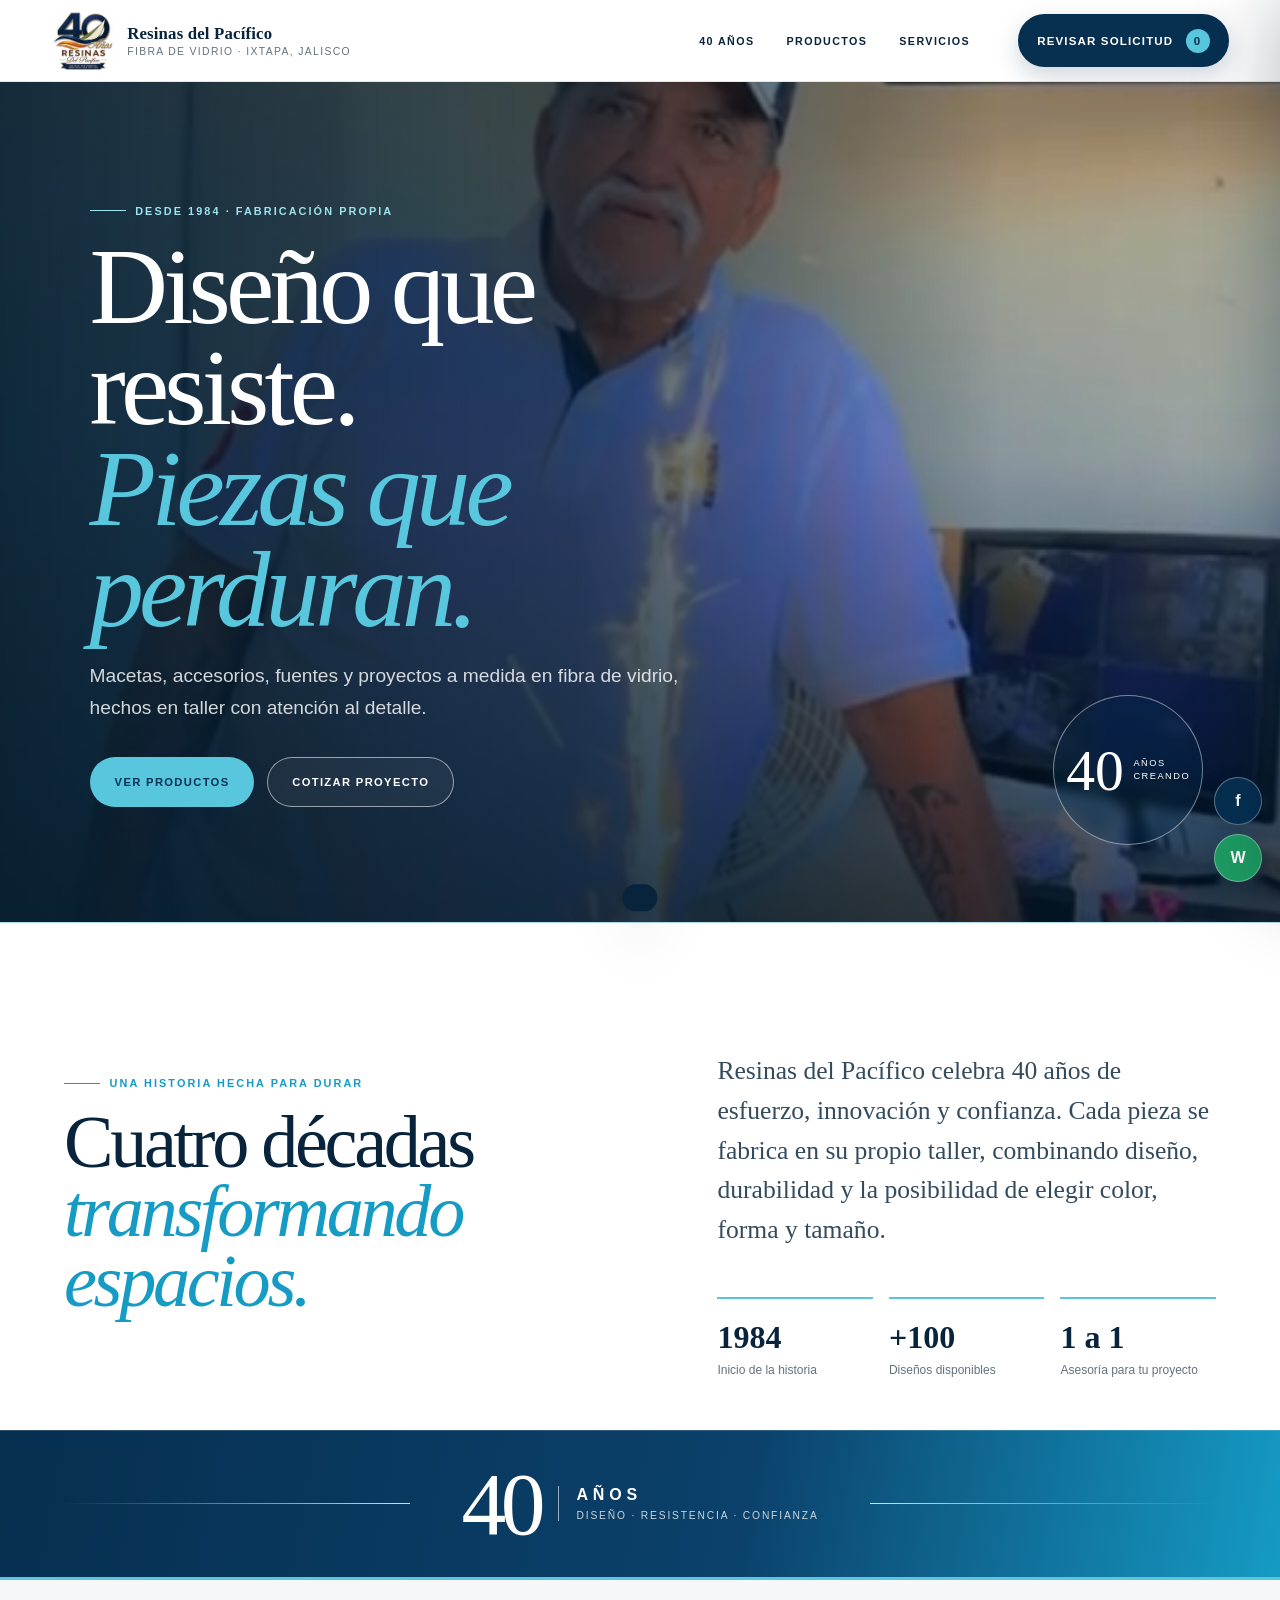
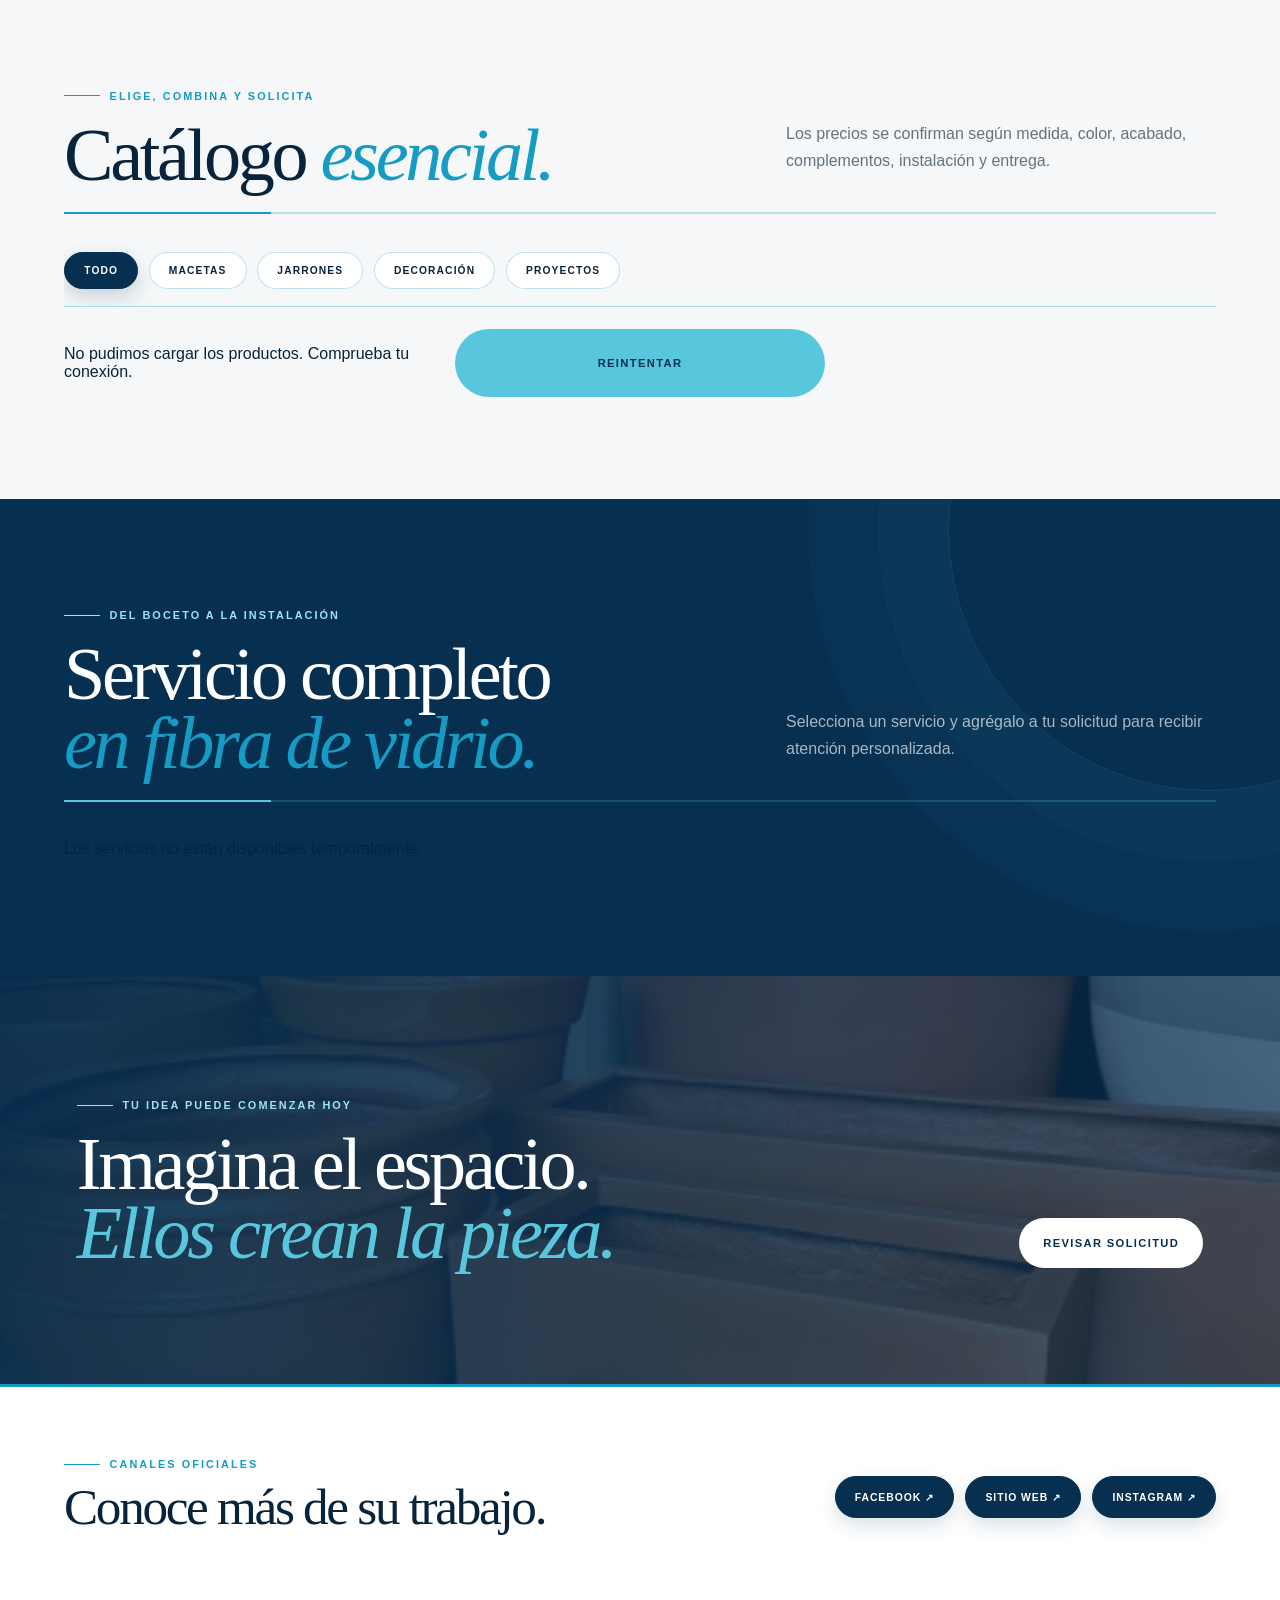
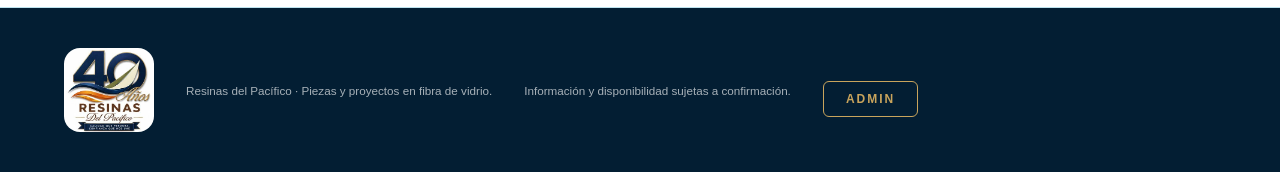
<file: index.html>
<!doctype html>
<html lang="es">
<head>
  <meta charset="utf-8">
  <meta name="viewport" content="width=device-width,initial-scale=1,viewport-fit=cover">
  <meta name="theme-color" content="#062f50">
  <meta name="description" content="Catálogo de productos y servicios en fibra de vidrio de Resinas del Pacífico.">
  <title>Resinas del Pacífico | Catálogo</title>
  <link rel="manifest" href="manifest.webmanifest">
  <link rel="apple-touch-icon" href="assets/apple-touch-icon.png">
  <link rel="icon" href="assets/icon-192.png" type="image/png">
  <link rel="stylesheet" href="styles.css?v=6">
</head>
<body>
  <a class="skip-link" href="#catalogo">Ir al catálogo</a>

  <header class="site-header" id="inicio">
    <a class="brand" href="#inicio" aria-label="Resinas del Pacífico, inicio">
      <img src="assets/logo.jpg" alt="Resinas del Pacífico" width="70" height="65">
      <span><strong>Resinas del Pacífico</strong><small>Fibra de vidrio · Ixtapa, Jalisco</small></span>
    </a>
    <nav aria-label="Navegación principal">
      <a href="#historia">40 años</a>
      <a href="#catalogo">Productos</a>
      <a href="#servicios">Servicios</a>
    </nav>
    <button class="order-trigger" type="button" data-open-cart>
      Revisar solicitud <span class="cart-count" aria-label="productos seleccionados">0</span>
    </button>
  </header>

  <main>
    <section class="hero" aria-labelledby="hero-title">
      <div class="hero-photo" role="img" aria-label="Macetas fabricadas en fibra de vidrio"></div>
      <div class="hero-shade"></div>
      <div class="hero-content reveal">
        <span class="eyebrow light">Desde 1984 · fabricación propia</span>
        <h1 id="hero-title">Diseño que resiste.<br><em>Piezas que perduran.</em></h1>
        <p>Macetas, accesorios, fuentes y proyectos a medida en fibra de vidrio, hechos en taller con atención al detalle.</p>
        <div class="hero-actions">
          <a class="button primary" href="#catalogo">Ver productos</a>
          <a class="button ghost" href="#servicios">Cotizar proyecto</a>
        </div>
      </div>
      <div class="hero-seal" aria-hidden="true"><strong>40</strong><span>años<br>creando</span></div>
    </section>

    <section class="legacy section" id="historia">
      <div class="legacy-heading reveal">
        <span class="eyebrow">Una historia hecha para durar</span>
        <h2>Cuatro décadas<br><em>transformando espacios.</em></h2>
      </div>
      <div class="legacy-copy reveal">
        <p>Resinas del Pacífico celebra 40 años de esfuerzo, innovación y confianza. Cada pieza se fabrica en su propio taller, combinando diseño, durabilidad y la posibilidad de elegir color, forma y tamaño.</p>
        <div class="legacy-metrics">
          <div><strong>1984</strong><span>Inicio de la historia</span></div>
          <div><strong>+100</strong><span>Diseños disponibles</span></div>
          <div><strong>1 a 1</strong><span>Asesoría para tu proyecto</span></div>
        </div>
      </div>
    </section>

    <section class="anniversary-band" aria-label="40 años de Resinas del Pacífico">
      <span class="anniversary-line" aria-hidden="true"></span>
      <div class="anniversary-mark reveal">
        <strong>40</strong>
        <span><b>años</b><small>Diseño · Resistencia · Confianza</small></span>
      </div>
      <span class="anniversary-line" aria-hidden="true"></span>
    </section>

    <section class="catalog section" id="catalogo" aria-labelledby="catalog-title">
      <div class="section-heading reveal">
        <div><span class="eyebrow">Elige, combina y solicita</span><h2 id="catalog-title">Catálogo <em>esencial.</em></h2></div>
        <p>Los precios se confirman según medida, color, acabado, complementos, instalación y entrega.</p>
      </div>
      <div class="category-tabs" role="tablist" aria-label="Filtrar productos">
        <button class="active" type="button" data-filter="todos">Todo</button>
        <button type="button" data-filter="macetas">Macetas</button>
        <button type="button" data-filter="jarrones">Jarrones</button>
        <button type="button" data-filter="decoracion">Decoración</button>
        <button type="button" data-filter="proyectos">Proyectos</button>
      </div>
      <div class="product-grid" id="product-grid" aria-live="polite"></div>
    </section>

    <section class="services section" id="servicios" aria-labelledby="services-title">
      <div class="section-heading inverse reveal">
        <div><span class="eyebrow light">Del boceto a la instalación</span><h2 id="services-title">Servicio completo<br><em>en fibra de vidrio.</em></h2></div>
        <p>Selecciona un servicio y agrégalo a tu solicitud para recibir atención personalizada.</p>
      </div>
      <div class="service-stack" id="service-stack"></div>
    </section>

    <section class="cta-band">
      <div class="reveal"><span class="eyebrow light">Tu idea puede comenzar hoy</span><h2>Imagina el espacio.<br><em>Ellos crean la pieza.</em></h2></div>
      <button class="button white" type="button" data-open-cart>Revisar solicitud</button>
    </section>

    <section class="contact-strip" aria-label="Enlaces oficiales">
      <div><span class="eyebrow">Canales oficiales</span><h2>Conoce más de su trabajo.</h2></div>
      <div class="official-links">
        <a href="https://www.facebook.com/resinasdelpacifico" target="_blank" rel="noopener">Facebook <span aria-hidden="true">↗</span></a>
        <a href="https://resinasdelpacifico.com/" target="_blank" rel="noopener">Sitio web <span aria-hidden="true">↗</span></a>
        <a href="https://www.instagram.com/resinasdelpacifico/" target="_blank" rel="noopener">Instagram <span aria-hidden="true">↗</span></a>
      </div>
    </section>
  </main>

  
<footer>
  <img
    src="assets/logo.jpg"
    alt=""
    width="90"
    height="84"
  >

  <p>
    Resinas del Pacífico ·
    Piezas y proyectos en fibra de vidrio.
  </p>

  <p>
    Información y disponibilidad
    sujetas a confirmación.
  </p>

  <!-- ACCESO AL ADMINISTRADOR -->

  <a
    href="admin.html"
    aria-label="Acceder al administrador"
    style="
      display:inline-block;
      margin-top:18px;
      padding:10px 22px;
      border:1px solid #c9a45c;
      border-radius:6px;
      color:#c9a45c;
      text-decoration:none;
      font-size:12px;
      letter-spacing:2px;
      font-weight:600;
    "
  >
    ADMIN
  </a>

</footer>


  <div class="floating-links" aria-label="Accesos rápidos">
    <a href="https://www.facebook.com/resinasdelpacifico" target="_blank" rel="noopener" aria-label="Abrir Facebook">f</a>
    <a class="wa" href="https://wa.me/523221200860" target="_blank" rel="noopener" aria-label="Abrir WhatsApp">W</a>
  </div>

  <div class="drawer-backdrop" data-close-cart hidden></div>
  <aside class="cart-drawer" aria-labelledby="cart-title" aria-hidden="true">
    <div class="drawer-head">
      <div><span class="eyebrow">Solicitud de cotización</span><h2 id="cart-title">Revisa tu selección</h2></div>
      <button class="icon-button" type="button" data-close-cart aria-label="Cerrar">×</button>
    </div>
    <div class="drawer-scroll">
      <div class="empty-cart" id="empty-cart">
        <span aria-hidden="true">◇</span>
        <p>Aún no agregas productos o servicios.</p>
        <button type="button" data-close-cart>Explorar catálogo</button>
      </div>
      <div class="cart-items" id="cart-items"></div>
      <div class="quote-total" id="quote-total" hidden><span>Total estimado</span><strong>Sujeto a cotización</strong></div>

      <form id="quote-form">
        <fieldset>
          <legend>¿Cómo quieres recibir tu pedido?</legend>
          <div class="choice-grid">
            <label><input type="radio" name="delivery" value="Recoger en tienda" checked><span>Recoger</span></label>
            <label><input type="radio" name="delivery" value="Entrega a domicilio"><span>Domicilio</span></label>
            <label><input type="radio" name="delivery" value="Proyecto con instalación"><span>Instalación</span></label>
          </div>
        </fieldset>
        <label>Nombre<input name="name" autocomplete="name" required placeholder="¿A nombre de quién?"></label>
        <label>Teléfono<input name="phone" type="tel" autocomplete="tel" required placeholder="Tu número de contacto"></label>
        <label id="address-field" hidden>Dirección de entrega<input name="address" autocomplete="street-address" placeholder="Calle, número y colonia"></label>
        <label>Forma de pago preferida
          <select name="payment" required>
            <option value="Por definir">Por definir</option>
            <option value="Efectivo, sujeto a confirmación">Efectivo</option>
            <option value="Transferencia, sujeta a confirmación">Transferencia</option>
            <option value="Tarjeta, sujeta a confirmación">Tarjeta</option>
          </select>
        </label>
        <label>Observaciones<textarea name="notes" rows="4" placeholder="Color, acabado, medidas, cantidad o detalles del proyecto"></textarea></label>
        <p class="form-note">El negocio confirmará precio, disponibilidad, formas de pago y condiciones de entrega.</p>
        <button class="send-button" type="submit">Enviar solicitud por WhatsApp <span aria-hidden="true">↗</span></button>
      </form>
    </div>
  </aside>

  <div class="toast" id="toast" role="status" aria-live="polite"></div>
  <script src="app.js?v=8" defer></script>
</body>
</html>
</file>
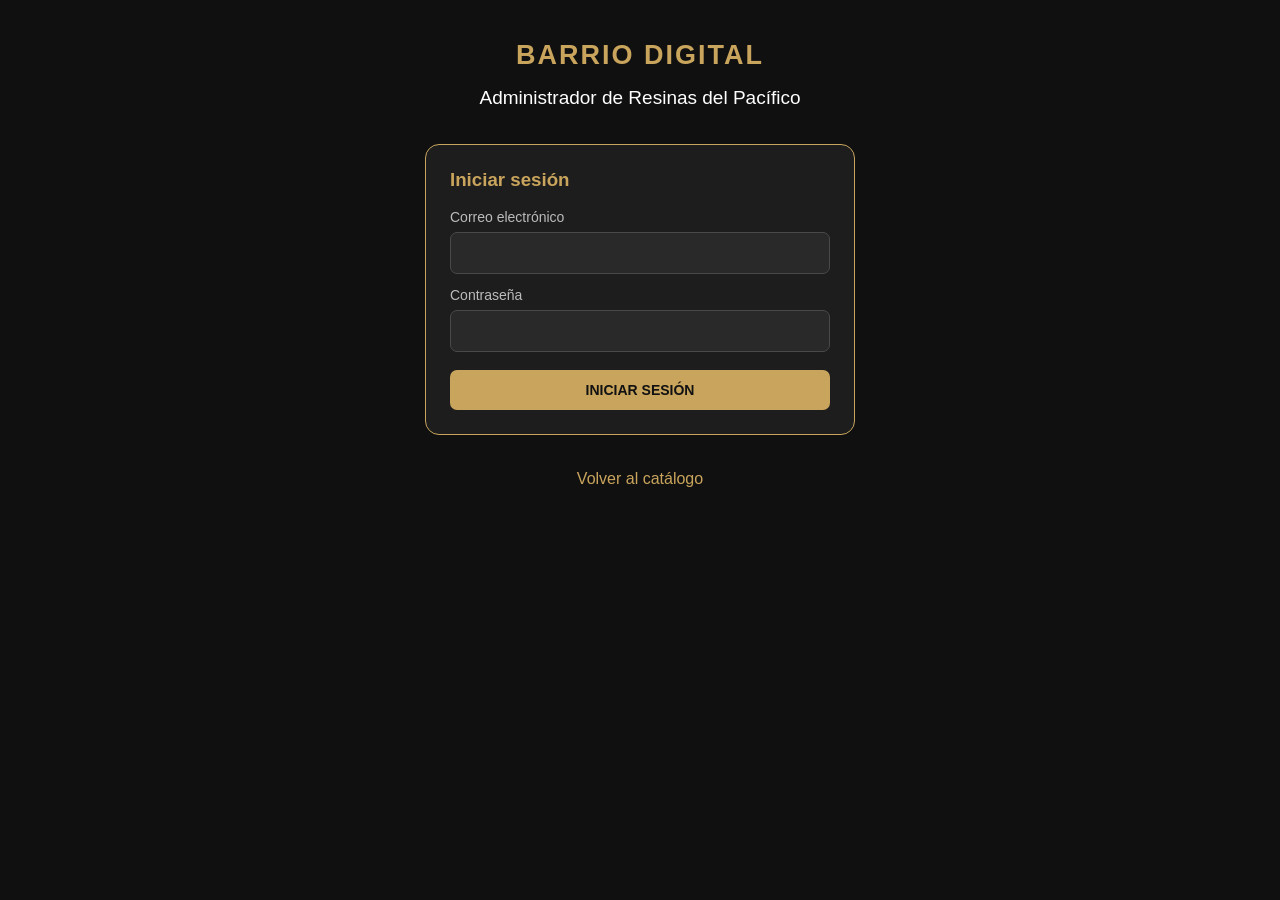
<file: admin.html>
<!DOCTYPE html>
<html lang="es">
<head>
  <meta charset="UTF-8">
  <meta
    name="viewport"
    content="width=device-width, initial-scale=1"
  >

  <title>ADMIN | Barrio Digital</title>

  <style>
    :root {
      --fondo: #101010;
      --panel: #1d1d1d;
      --campo: #292929;
      --oro: #c9a45c;
      --texto: #ffffff;
      --suave: #bbbbbb;
      --borde: #494949;
    }

    * {
      box-sizing: border-box;
    }

    body {
      margin: 0;
      min-height: 100vh;
      background: var(--fondo);
      color: var(--texto);
      font-family: Arial, sans-serif;
      padding: 20px 12px;
    }

    .contenedor {
      width: 100%;
      max-width: 1050px;
      margin: 20px auto;
    }

    .cabecera {
      text-align: center;
      margin-bottom: 25px;
    }

    h1 {
      color: var(--oro);
      font-size: 27px;
      letter-spacing: 2px;
      margin-bottom: 8px;
    }

    h2 {
      font-size: 19px;
      font-weight: normal;
    }

    h3 {
      color: var(--oro);
      margin-top: 0;
    }

    p {
      line-height: 1.6;
    }

    .panel {
      background: var(--panel);
      border: 1px solid var(--oro);
      border-radius: 14px;
      padding: 24px;
      margin-bottom: 20px;
    }

    .login-panel {
      max-width: 430px;
      margin: 35px auto;
    }

    .oculto {
      display: none !important;
    }

    label {
      display: block;
      margin-top: 13px;
      font-size: 14px;
      color: var(--suave);
    }

    input,
    select,
    textarea {
      width: 100%;
      padding: 12px;
      margin-top: 7px;
      border: 1px solid var(--borde);
      border-radius: 7px;
      background: var(--campo);
      color: white;
      font: inherit;
    }

    textarea {
      min-height: 100px;
      resize: vertical;
    }

    input[type="checkbox"] {
      width: auto;
      margin-right: 8px;
    }

    button,
    .enlace {
      display: inline-block;
      padding: 12px 17px;
      border: none;
      border-radius: 7px;
      background: var(--oro);
      color: #111;
      font-weight: bold;
      font-size: 14px;
      cursor: pointer;
      text-decoration: none;
      text-align: center;
    }

    button:disabled {
      opacity: 0.55;
      cursor: wait;
    }

    .secundario {
      background: #333;
      color: white;
      border: 1px solid #666;
    }

    .peligro {
      background: #682e2e;
      color: white;
    }

    .acciones {
      display: flex;
      gap: 10px;
      flex-wrap: wrap;
      margin-top: 15px;
    }

    .acciones button {
      flex: 1;
    }

    .barra {
      display: flex;
      align-items: center;
      justify-content: space-between;
      gap: 12px;
      flex-wrap: wrap;
    }

    .barra p {
      margin: 0;
      overflow-wrap: anywhere;
    }

    .pestanas {
      display: flex;
      gap: 10px;
      margin-bottom: 20px;
      flex-wrap: wrap;
    }

    .pestanas button {
      flex: 1;
      min-width: 120px;
      background: #292929;
      color: white;
      border: 1px solid var(--borde);
    }

    .pestanas button.activo {
      background: var(--oro);
      color: #111;
    }

    .lista {
      display: grid;
      grid-template-columns:
        repeat(auto-fill, minmax(240px, 1fr));
      gap: 15px;
    }

    .tarjeta {
      border: 1px solid var(--borde);
      background: #242424;
      border-radius: 10px;
      padding: 15px;
      min-width: 0;
    }

    .tarjeta img {
      width: 100%;
      height: 150px;
      object-fit: cover;
      border-radius: 7px;
      background: #333;
    }

    .tarjeta h4 {
      margin-bottom: 8px;
      overflow-wrap: anywhere;
    }

    .tarjeta p {
      font-size: 13px;
      color: var(--suave);
    }

    .tarjeta button {
      width: 100%;
      margin-top: 12px;
    }

    .estado {
      display: inline-block;
      font-size: 12px;
      padding: 5px 8px;
      border-radius: 5px;
      background: #343434;
      color: white;
      margin: 5px 5px 5px 0;
    }

    .estado.activo {
      background: #234c35;
    }

    .form-grid {
      display: grid;
      grid-template-columns:
        repeat(2, minmax(0, 1fr));
      gap: 0 15px;
    }

    .form-grid .completo {
      grid-column: 1 / -1;
    }

    .check {
      display: flex;
      align-items: center;
      gap: 6px;
      margin-top: 20px;
    }

    .check input {
      margin: 0;
    }

    .aviso {
      margin: 15px 0;
      padding: 12px;
      background: #292929;
      border-left: 3px solid var(--oro);
      border-radius: 5px;
      font-size: 14px;
      white-space: pre-wrap;
      overflow-wrap: anywhere;
    }

    .ayuda {
      font-size: 12px;
      color: var(--suave);
    }

    .volver {
      display: block;
      text-align: center;
      color: var(--oro);
      margin-top: 25px;
      text-decoration: none;
    }

    @media (max-width: 650px) {
      .form-grid {
        grid-template-columns: 1fr;
      }

      .panel {
        padding: 17px;
      }

      .barra {
        align-items: stretch;
      }

      .barra button {
        width: 100%;
      }

      .acciones {
        flex-direction: column;
      }
    }
  </style>
</head>

 
<body>

  <main class="contenedor">

    <header class="cabecera">
      <h1>BARRIO DIGITAL</h1>
      <h2>Administrador de Resinas del Pacífico</h2>
    </header>

    <!-- INICIO DE SESION -->

    <section
      id="pantalla-login"
      class="panel login-panel"
    >

      <h3>Iniciar sesión</h3>

      <form id="form-login">

        <label>
          Correo electrónico
          <input
            id="correo"
            type="email"
            autocomplete="username"
            required
          >
        </label>

        <label>
          Contraseña
          <input
            id="contrasena"
            type="password"
            autocomplete="current-password"
            required
          >
        </label>

        <button
          id="boton-login"
          type="submit"
          style="width:100%;margin-top:18px"
        >
          INICIAR SESIÓN
        </button>

      </form>

    </section>

    <!-- ADMINISTRADOR -->

    <section
      id="pantalla-admin"
      class="oculto"
    >

      <div class="panel barra">

        <div>
          <strong>Acceso autorizado</strong>
          <p id="usuario-admin"></p>
        </div>

        <button
          id="cerrar-sesion"
          class="secundario"
          type="button"
        >
          CERRAR SESIÓN
        </button>

      </div>

      <nav class="pestanas">
        <button
          id="tab-productos"
          class="activo"
          type="button"
        >
          PRODUCTOS
        </button>

        <button
          id="tab-servicios"
          type="button"
        >
          SERVICIOS
        </button>
      </nav>

      <!-- PRODUCTOS -->

      <section id="seccion-productos">

        <div class="panel barra">
          <div>
            <h3>Productos</h3>
            <p id="contador-productos"></p>
          </div>

          <button
            id="nuevo-producto"
            type="button"
          >
            + AGREGAR PRODUCTO
          </button>
        </div>

        <div
          id="lista-productos"
          class="lista"
        ></div>

        <div
          id="panel-producto"
          class="panel oculto"
        >

          <h3 id="titulo-producto">
            Nuevo producto
          </h3>

          <form id="form-producto">

            <input
              id="producto-id"
              type="hidden"
            >

            <div class="form-grid">

              <label>
                Nombre del producto
                <input
                  id="producto-nombre"
                  required
                  maxlength="200"
                >
              </label>

              <label>
                Código
                <input
                  id="producto-codigo"
                  maxlength="100"
                >
              </label>

              <label>
                Categoría
                <select
                  id="producto-categoria"
                  required
                >
                  <option value="macetas">
                    Macetas
                  </option>
                  <option value="jarrones">
                    Jarrones
                  </option>
                  <option value="decoracion">
                    Decoración
                  </option>
                  <option value="proyectos">
                    Proyectos
                  </option>
                </select>
              </label>

              <label>
                Precio en pesos
                <input
                  id="producto-precio"
                  type="number"
                  min="0"
                  step="0.01"
                  placeholder="Vacío = Cotizar"
                >
              </label>

              <label class="completo">
                Descripción
                <textarea
                  id="producto-descripcion"
                ></textarea>
              </label>

              <label>
                Colores disponibles
                <input
                  id="producto-colores"
                  placeholder="Blanco, negro, gris"
                >
              </label>

              <label>
                Tamaños disponibles
                <input
                  id="producto-tamanos"
                  placeholder="Chico, mediano, grande"
                >
              </label>

              <div class="completo">

                <label class="check">
                  <input
                    id="producto-disponible"
                    type="checkbox"
                    checked
                  >
                  Disponible para pedidos
                </label>

                <label class="check">
                  <input
                    id="producto-activo"
                    type="checkbox"
                    checked
                  >
                  Publicado en catálogo
                </label>

              </div>

            </div>

            <div class="completo">

              <label for="producto-foto">
                Fotografía del producto
              </label>

              <input
                id="producto-foto"
                type="file"
                accept="image/jpeg,image/png,image/webp"
              >

              <img
                id="producto-vista-previa"
                alt="Vista previa del producto"
                class="oculto"
                style="
                  width:100%;
                  max-width:300px;
                  max-height:250px;
                  object-fit:contain;
                  margin-top:12px;
                  border-radius:8px;
                "
              >

              <p class="ayuda">
                Una fotografía por producto.
                Máximo 2 MB.
                Si no seleccionas otra, se conserva
                la fotografía actual.
              </p>

            </div>

            <div class="acciones">

              <button
                id="guardar-producto"
                type="submit"
              >
                GUARDAR PRODUCTO
              </button>

              <button
                id="cancelar-producto"
                class="secundario"
                type="button"
              >
                CANCELAR
              </button>

            </div>

          </form>

        </div>

      </section>

      <!-- SERVICIOS -->

      <section
        id="seccion-servicios"
        class="oculto"
      >

        <div class="panel barra">

          <div>
            <h3>Servicios</h3>
            <p id="contador-servicios"></p>
          </div>

          <button
            id="nuevo-servicio"
            type="button"
          >
            + AGREGAR SERVICIO
          </button>

        </div>

        <div
          id="lista-servicios"
          class="lista"
        ></div>

        <div
          id="panel-servicio"
          class="panel oculto"
        >

          <h3 id="titulo-servicio">
            Nuevo servicio
          </h3>

          <form id="form-servicio">

            <input
              id="servicio-id"
              type="hidden"
            >

            <label>
              Nombre del servicio
              <input
                id="servicio-nombre"
                required
                maxlength="200"
              >
            </label>

            <label>
              Descripción
              <textarea
                id="servicio-descripcion"
              ></textarea>
            </label>

            <label class="check">
              <input
                id="servicio-cotizacion"
                type="checkbox"
                checked
              >
              Requiere cotización
            </label>

            <label class="check">
              <input
                id="servicio-activo"
                type="checkbox"
                checked
              >
              Publicado en catálogo
            </label>

            <label for="servicio-foto">
              Fotografía del servicio
            </label>

            <input
              id="servicio-foto"
              type="file"
              accept="image/jpeg,image/png,image/webp"
            >

            <img
              id="servicio-vista-previa"
              alt="Vista previa del servicio"
              class="oculto"
              style="
                width:100%;
                max-width:300px;
                max-height:250px;
                object-fit:contain;
                margin-top:12px;
                border-radius:8px;
              "
            >

            <p class="ayuda">
              Una fotografía por servicio.
              Máximo 2 MB.
              Si no seleccionas otra, se conserva
              la fotografía actual.
            </p>

            <div class="acciones">

              <button
                id="guardar-servicio"
                type="submit"
              >
                GUARDAR SERVICIO
              </button>

              <button
                id="cancelar-servicio"
                class="secundario"
                type="button"
              >
                CANCELAR
              </button>

            </div>

          </form>

        </div>

      </section>

    </section>

    <div
      id="resultado"
      class="aviso oculto"
      role="status"
      aria-live="polite"
    ></div>

    <a
      class="volver"
      href="index.html"
    >
      Volver al catálogo
    </a>

  </main>

  <script type="module">

  
    import {
      createClient
    } from "https://esm.sh/@supabase/supabase-js@2";

    // ======================================
    // CONFIGURACION BARRIO DIGITAL
    // ======================================

    const SUPABASE_URL =
      "https://epxbvaeantfeduhkolal.supabase.co";

    const SUPABASE_KEY =
      "sb_publishable_jVso9pjnYOF-X6nBHDNEZg_IOurDgJ7";

    const NEGOCIO_SLUG =
      "resinas-del-pacifico";

    const supabase = createClient(
      SUPABASE_URL,
      SUPABASE_KEY,
      {
        auth: {
          persistSession: true,
          autoRefreshToken: true,
          detectSessionInUrl: false,
          storageKey:
            "bd-admin-resinas-auth"
        }
      }
    );

    // ======================================
    // VARIABLES
    // ======================================

    let negocioActual = null;

    let productos = [];
    let servicios = [];

    let accesoAutorizado = false;

    const $ = id =>
      document.getElementById(id);

    // ======================================
    // UTILIDADES
    // ======================================

    function escapeHtml(valor = "") {
      return String(valor ?? "").replace(
        /[&<>"']/g,
        caracter => ({
          "&": "&amp;",
          "<": "&lt;",
          ">": "&gt;",
          '"': "&quot;",
          "'": "&#39;"
        }[caracter])
      );
    }

    function mostrarMensaje(texto) {
      $("resultado").textContent = texto;

      $("resultado").classList.remove(
        "oculto"
      );
    }

    function limpiarMensaje() {
      $("resultado").textContent = "";

      $("resultado").classList.add(
        "oculto"
      );
    }

    function formatoPrecio(valor) {
      if (
        valor === null ||
        valor === undefined ||
        valor === ""
      ) {
        return "Por cotizar";
      }

      return Number(valor).toLocaleString(
        "es-MX",
        {
          style: "currency",
          currency: "MXN"
        }
      );
    }

    function convertirLista(texto) {
      return [
        ...new Set(
          texto
            .split(",")
            .map(item => item.trim())
            .filter(Boolean)
        )
      ];
    }

    function mostrarLogin() {
      accesoAutorizado = false;
      negocioActual = null;

      $("pantalla-login").classList.remove(
        "oculto"
      );

      $("pantalla-admin").classList.add(
        "oculto"
      );
    }

    function mostrarAdmin(correo) {
      $("pantalla-login").classList.add(
        "oculto"
      );

      $("pantalla-admin").classList.remove(
        "oculto"
      );

      $("usuario-admin").textContent =
        correo;
    }

    // ======================================
    // AUTORIZACION
    // ======================================

    async function verificarAcceso() {

      const {
        data: { user },
        error: errorUsuario
      } = await supabase.auth.getUser();

      if (errorUsuario || !user) {
        throw new Error(
          "Debes iniciar sesión."
        );
      }

      const {
        data: negocio,
        error: errorNegocio
      } = await supabase
        .from("bd_negocios")
        .select("id,nombre,slug,activo")
        .eq("slug", NEGOCIO_SLUG)
        .eq("activo", true)
        .single();

      if (errorNegocio || !negocio) {
        throw new Error(
          "No se encontró el negocio activo."
        );
      }

      const {
        data: autorizado,
        error: errorPermisos
      } = await supabase.rpc(
        "bd_puede_administrar",
        {
          p_negocio_id: negocio.id
        }
      );

      if (errorPermisos) {
        throw errorPermisos;
      }

      if (autorizado !== true) {
        throw new Error(
          "No tienes permiso para administrar este negocio."
        );
      }

      negocioActual = negocio;
      accesoAutorizado = true;

      mostrarAdmin(user.email);

      await cargarDatos();
    }

    async function iniciarSesion(evento) {
      evento.preventDefault();

      const boton = $("boton-login");

      boton.disabled = true;

      mostrarMensaje(
        "Comprobando acceso..."
      );

      try {

        const correo =
          $("correo").value.trim();

        const contrasena =
          $("contrasena").value;

        const {
          error
        } = await supabase.auth
          .signInWithPassword({
            email: correo,
            password: contrasena
          });

        if (error) {
          throw error;
        }

        await verificarAcceso();

        $("contrasena").value = "";

        mostrarMensaje(
          "Acceso autorizado. Administrador conectado."
        );

      } catch (error) {

        await supabase.auth.signOut();

        mostrarLogin();

        mostrarMensaje(
          "Error: " + error.message
        );

      } finally {
        boton.disabled = false;
      }
    }

    async function cerrarSesion() {
      await supabase.auth.signOut();

      mostrarLogin();

      productos = [];
      servicios = [];

      mostrarMensaje(
        "Sesión cerrada correctamente."
      );
    }

    // ======================================
    // CARGAR DATOS
    // ======================================

    async function cargarDatos() {

      if (
        !accesoAutorizado ||
        !negocioActual
      ) {
        return;
      }

      const [
        respuestaProductos,
        respuestaServicios
      ] = await Promise.all([

        supabase
          .from("bd_productos")
          .select("*")
          .eq(
            "negocio_id",
            negocioActual.id
          )
          .order(
            "fecha_registro",
            { ascending: true }
          ),

        supabase
          .from("bd_servicios")
          .select("*")
          .eq(
            "negocio_id",
            negocioActual.id
          )
          .order(
            "fecha_registro",
            { ascending: true }
          )

      ]);

      if (respuestaProductos.error) {
        throw respuestaProductos.error;
      }

      if (respuestaServicios.error) {
        throw respuestaServicios.error;
      }

      productos =
        respuestaProductos.data || [];

      servicios =
        respuestaServicios.data || [];

      renderProductos();
      renderServicios();
    }

    // ======================================
    // LISTADO DE PRODUCTOS
    // ======================================

    function renderProductos() {

      $("contador-productos").textContent =
        productos.length +
        " productos registrados";

      if (!productos.length) {
        $("lista-productos").innerHTML =
          "<p>No hay productos registrados.</p>";

        return;
      }

      $("lista-productos").innerHTML =
        productos.map(producto => {

          const imagen = producto.imagen_url
            ? `
              <img
                src="${escapeHtml(producto.imagen_url)}"
                alt="${escapeHtml(producto.nombre)}"
                loading="lazy"
              >
            `
            : "";

          return `
            <article class="tarjeta">

              ${imagen}

              <h4>
                ${escapeHtml(producto.nombre)}
              </h4>

              <p>
                Código:
                ${escapeHtml(producto.codigo || "-")}
              </p>

              <p>
                ${escapeHtml(producto.categoria || "")}
              </p>

              <strong>
                ${escapeHtml(formatoPrecio(producto.precio))}
              </strong>

              <div>
                <span class="estado ${producto.activo ? "activo" : ""}">
                  ${producto.activo ? "Publicado" : "Oculto"}
                </span>

                <span class="estado ${producto.disponible ? "activo" : ""}">
                  ${producto.disponible ? "Disponible" : "Agotado"}
                </span>
              </div>

              <button
                type="button"
                data-editar-producto="${escapeHtml(producto.id)}"
              >
                EDITAR PRODUCTO
              </button>

              <button
                type="button"
                class="peligro"
                data-eliminar-producto="${escapeHtml(producto.id)}"
              >
                ELIMINAR PRODUCTO
              </button>

            </article>
          `;
        }).join("");
    }

    // ======================================
    // FORMULARIO DE PRODUCTOS
    // ======================================

    function abrirProducto(id = null) {

      $("form-producto").reset();
      limpiarVistaPrevia("producto");

      $("producto-id").value = "";

      $("producto-disponible").checked = true;
      $("producto-activo").checked = true;

      if (id) {

        const producto = productos.find(
          item => item.id === id
        );

        if (!producto) {
          mostrarMensaje(
            "Producto no encontrado."
          );
          return;
        }

        $("producto-id").value =
          producto.id;

        $("producto-nombre").value =
          producto.nombre || "";

        $("producto-codigo").value =
          producto.codigo || "";

        $("producto-categoria").value =
          producto.categoria || "macetas";

        $("producto-precio").value =
          producto.precio ?? "";

        $("producto-descripcion").value =
          producto.descripcion || "";

        $("producto-colores").value =
          (producto.colores || []).join(", ");

        $("producto-tamanos").value =
          (producto.tamanos || []).join(", ");

        $("producto-disponible").checked =
          producto.disponible !== false;

        $("producto-activo").checked =
          producto.activo !== false;

        $("titulo-producto").textContent =
          "Editar producto";

      } else {

        $("titulo-producto").textContent =
          "Agregar producto";

      }

      $("panel-producto").classList.remove(
        "oculto"
      );

      $("panel-producto").scrollIntoView({
        behavior: "smooth",
        block: "start"
      });
    }

    // ======================================
    // GUARDAR PRODUCTO
    // ======================================

    async function guardarProducto(evento) {

      evento.preventDefault();

      if (!accesoAutorizado || !negocioActual) {
        mostrarMensaje("Acceso no autorizado.");
        return;
      }

      const boton = $("guardar-producto");

      boton.disabled = true;

      let nuevaFotografia = null;
      let guardadoConfirmado = false;

      try {

        const id =
          $("producto-id").value;

        const precioTexto =
          $("producto-precio").value.trim();

        const precio =
          precioTexto === ""
            ? null
            : Number(precioTexto);

        if (
          precio !== null &&
          (
            !Number.isFinite(precio) ||
            precio < 0
          )
        ) {
          throw new Error(
            "El precio no es válido."
          );
        }

        const datos = {

          nombre:
            $("producto-nombre").value.trim(),

          codigo:
            $("producto-codigo").value.trim() || null,

          categoria:
            $("producto-categoria").value,

          descripcion:
            $("producto-descripcion").value.trim(),

          precio,

          colores:
            convertirLista(
              $("producto-colores").value
            ),

          tamanos:
            convertirLista(
              $("producto-tamanos").value
            ),

          disponible:
            $("producto-disponible").checked,

          activo:
            $("producto-activo").checked

        };

        if (!datos.nombre) {
          throw new Error(
            "Escribe el nombre del producto."
          );
        }

        // ==================================
        // SUBIR FOTOGRAFIA NUEVA
        // ==================================

        const archivo =
          $("producto-foto").files?.[0];

        if (archivo) {

          nuevaFotografia =
            await subirFotografia(
              archivo,
              "productos"
            );

          datos.imagen_url =
            nuevaFotografia.url;

        }

        // ==================================
        // INSERTAR O ACTUALIZAR
        // ==================================

        const consulta =
          supabase.from("bd_productos");

        const respuesta = id

          ? await consulta
              .update(datos)
              .eq("id", id)
              .eq(
                "negocio_id",
                negocioActual.id
              )
              .select("id")

          : await consulta
              .insert({
                ...datos,
                negocio_id: negocioActual.id
              })
              .select("id");

        if (respuesta.error) {
          throw respuesta.error;
        }

        if (
          respuesta.data?.length !== 1
        ) {
          throw new Error(
            "No se confirmó el guardado."
          );
        }

        guardadoConfirmado = true;

        limpiarVistaPrevia("producto");

        $("panel-producto").classList.add(
          "oculto"
        );

        // ==================================
        // ACTUALIZAR LISTADO
        // ==================================

        try {

          await cargarDatos();

          mostrarMensaje(
            "Producto guardado correctamente en Supabase."
          );

        } catch (recargaError) {

          mostrarMensaje(
            "Producto guardado. " +
            "No se pudo actualizar el listado: " +
            recargaError.message
          );

        }

      } catch (error) {

        let detalle =
          error.message || "Error desconocido.";

        // No borrar directamente desde
        // el navegador: Storage restringe
        // DELETE a los procesos internos.

        if (
          nuevaFotografia &&
          !guardadoConfirmado
        ) {

          detalle +=
            " La fotografía subida podría " +
            "haber quedado sin vincular. " +
            "Informa al administrador general. " +
            "Ruta: " +
            nuevaFotografia.ruta;

        }

        mostrarMensaje(
          "Error al guardar producto: " +
          detalle
        );

      } finally {

        boton.disabled = false;

      }
    }

    // ======================================
    // ELIMINAR PRODUCTO
    // ======================================

    async function eliminarProducto(id) {

      if (
        !accesoAutorizado ||
        !negocioActual
      ) {
        mostrarMensaje(
          "Acceso no autorizado."
        );
        return;
      }

      const producto = productos.find(
        item => item.id === id
      );

      if (!producto) {
        mostrarMensaje(
          "Producto no encontrado."
        );
        return;
      }

      const confirmar = window.confirm(
        "¿ELIMINAR ESTE PRODUCTO?\n\n" +
        producto.nombre +
        "\n\n" +
        "Esta acción eliminará el registro " +
        "del catálogo.\n\n" +
        "La fotografía se enviará a limpieza " +
        "según los mecanismos configurados " +
        "en Supabase.\n\n" +
        "¿Deseas continuar?"
      );

      if (!confirmar) {
        return;
      }

      mostrarMensaje(
        "Eliminando producto..."
      );

      try {

        const {
          data,
          error
        } = await supabase
          .from("bd_productos")
          .delete()
          .eq("id", id)
          .eq(
            "negocio_id",
            negocioActual.id
          )
          .select("id");

        if (error) {
          throw error;
        }

        if (
          !data ||
          data.length !== 1
        ) {
          throw new Error(
            "No se confirmó la eliminación. " +
            "Comprueba los permisos del negocio."
          );
        }

        await cargarDatos();

        mostrarMensaje(
          "Producto eliminado del catálogo. " +
          "La limpieza física de su fotografía " +
          "se procesa por separado en Supabase."
        );

      } catch (error) {

        mostrarMensaje(
          "Error al eliminar producto: " +
          error.message
        );

      }
    }

    // ======================================
    // FIN DE LA PARTE 4
    // ======================================

    
    // ======================================
    // LISTADO DE SERVICIOS
    // ======================================

    function renderServicios() {

      $("contador-servicios").textContent =
        servicios.length +
        " servicios registrados";

      if (!servicios.length) {

        $("lista-servicios").innerHTML =
          "<p>No hay servicios registrados.</p>";

        return;
      }

      $("lista-servicios").innerHTML =
        servicios.map(servicio => {

          const imagen = servicio.imagen_url
            ? `
              <img
                src="${escapeHtml(servicio.imagen_url)}"
                alt="${escapeHtml(servicio.nombre)}"
                loading="lazy"
              >
            `
            : "";

          return `
            <article class="tarjeta">

              ${imagen}

              <h4>
                ${escapeHtml(servicio.nombre)}
              </h4>

              <p>
                ${escapeHtml(servicio.descripcion || "")}
              </p>

              <span class="estado ${servicio.activo ? "activo" : ""}">
                ${servicio.activo ? "Publicado" : "Oculto"}
              </span>

              <button
                type="button"
                data-editar-servicio="${escapeHtml(servicio.id)}"
              >
                EDITAR SERVICIO
              </button>

              <button
                type="button"
                class="peligro"
                data-eliminar-servicio="${escapeHtml(servicio.id)}"
              >
                ELIMINAR SERVICIO
              </button>

            </article>
          `;
        }).join("");
    }

    // ======================================
    // FORMULARIO DE SERVICIOS
    // ======================================

    function abrirServicio(id = null) {

      $("form-servicio").reset();

      limpiarVistaPrevia("servicio");

      $("servicio-id").value = "";

      $("servicio-cotizacion").checked =
        true;

      $("servicio-activo").checked =
        true;

      if (id) {

        const servicio = servicios.find(
          item => item.id === id
        );

        if (!servicio) {

          mostrarMensaje(
            "Servicio no encontrado."
          );

          return;
        }

        $("servicio-id").value =
          servicio.id;

        $("servicio-nombre").value =
          servicio.nombre || "";

        $("servicio-descripcion").value =
          servicio.descripcion || "";

        $("servicio-cotizacion").checked =
          servicio.requiere_cotizacion !== false;

        $("servicio-activo").checked =
          servicio.activo !== false;

        $("titulo-servicio").textContent =
          "Editar servicio";

      } else {

        $("titulo-servicio").textContent =
          "Agregar servicio";

      }

      $("panel-servicio").classList.remove(
        "oculto"
      );

      $("panel-servicio").scrollIntoView({
        behavior: "smooth",
        block: "start"
      });
    }

    // ======================================
    // GUARDAR SERVICIO
    // ======================================

    async function guardarServicio(evento) {

      evento.preventDefault();

      if (
        !accesoAutorizado ||
        !negocioActual
      ) {

        mostrarMensaje(
          "Acceso no autorizado."
        );

        return;
      }

      const boton =
        $("guardar-servicio");

      boton.disabled = true;

      let nuevaFotografia = null;

      let guardadoConfirmado = false;

      try {

        const id =
          $("servicio-id").value;

        const datos = {

          nombre:
            $("servicio-nombre").value.trim(),

          descripcion:
            $("servicio-descripcion").value.trim(),

          requiere_cotizacion:
            $("servicio-cotizacion").checked,

          activo:
            $("servicio-activo").checked

        };

        if (!datos.nombre) {

          throw new Error(
            "Escribe el nombre del servicio."
          );
        }

        // ==================================
        // SUBIR NUEVA FOTOGRAFIA
        // ==================================

        const archivo =
          $("servicio-foto").files?.[0];

        if (archivo) {

          nuevaFotografia =
            await subirFotografia(
              archivo,
              "servicios"
            );

          datos.imagen_url =
            nuevaFotografia.url;

        }

        // ==================================
        // INSERTAR O ACTUALIZAR
        // ==================================

        const consulta =
          supabase.from("bd_servicios");

        const respuesta = id

          ? await consulta
              .update(datos)
              .eq("id", id)
              .eq(
                "negocio_id",
                negocioActual.id
              )
              .select("id")

          : await consulta
              .insert({
                ...datos,
                negocio_id:
                  negocioActual.id
              })
              .select("id");

        if (respuesta.error) {

          throw respuesta.error;
        }

        if (
          respuesta.data?.length !== 1
        ) {

          throw new Error(
            "No se confirmó el guardado."
          );
        }

        guardadoConfirmado = true;

        limpiarVistaPrevia("servicio");

        $("panel-servicio").classList.add(
          "oculto"
        );

        // ==================================
        // ACTUALIZAR LISTADO
        // ==================================

        try {

          await cargarDatos();

          mostrarMensaje(
            "Servicio guardado correctamente en Supabase."
          );

        } catch (recargaError) {

          mostrarMensaje(
            "Servicio guardado. " +
            "No se pudo actualizar el listado: " +
            recargaError.message
          );

        }

      } catch (error) {

        let detalle =
          error.message || "Error desconocido.";

        // Storage no permite al navegador
        // borrar directamente las fotografias.

        if (
          nuevaFotografia &&
          !guardadoConfirmado
        ) {

          detalle +=
            " La fotografía subida podría " +
            "haber quedado sin vincular. " +
            "Informa al administrador general. " +
            "Ruta: " +
            nuevaFotografia.ruta;

        }

        mostrarMensaje(
          "Error al guardar servicio: " +
          detalle
        );

      } finally {

        boton.disabled = false;

      }
    }

    // ======================================
    // ELIMINAR SERVICIO
    // ======================================

    async function eliminarServicio(id) {

      if (
        !accesoAutorizado ||
        !negocioActual
      ) {

        mostrarMensaje(
          "Acceso no autorizado."
        );

        return;
      }

      const servicio = servicios.find(
        item => item.id === id
      );

      if (!servicio) {

        mostrarMensaje(
          "Servicio no encontrado."
        );

        return;
      }

      const confirmar = window.confirm(
        "¿ELIMINAR ESTE SERVICIO?\n\n" +
        servicio.nombre +
        "\n\n" +
        "Esta acción eliminará el servicio " +
        "del catálogo.\n\n" +
        "La fotografía se enviará a limpieza " +
        "según los mecanismos configurados " +
        "en Supabase.\n\n" +
        "¿Deseas continuar?"
      );

      if (!confirmar) {
        return;
      }

      mostrarMensaje(
        "Eliminando servicio..."
      );

      try {

        const {
          data,
          error
        } = await supabase
          .from("bd_servicios")
          .delete()
          .eq("id", id)
          .eq(
            "negocio_id",
            negocioActual.id
          )
          .select("id");

        if (error) {

          throw error;
        }

        if (
          !data ||
          data.length !== 1
        ) {

          throw new Error(
            "No se confirmó la eliminación. " +
            "Comprueba los permisos del negocio."
          );
        }

        await cargarDatos();

        mostrarMensaje(
          "Servicio eliminado del catálogo. " +
          "La limpieza física de su fotografía " +
          "se procesa por separado en Supabase."
        );

      } catch (error) {

        mostrarMensaje(
          "Error al eliminar servicio: " +
          error.message
        );

      }
    }

    // ======================================
    // FIN DE LA PARTE 5
    // ======================================

    
    // ======================================
    // PESTAÑAS
    // ======================================

    function cambiarPestana(tipo) {

      const productosActivo =
        tipo === "productos";

      $("seccion-productos").classList.toggle(
        "oculto",
        !productosActivo
      );

      $("seccion-servicios").classList.toggle(
        "oculto",
        productosActivo
      );

      $("tab-productos").classList.toggle(
        "activo",
        productosActivo
      );

      $("tab-servicios").classList.toggle(
        "activo",
        !productosActivo
      );

      limpiarMensaje();
    }

    // ======================================
    // FOTOGRAFIAS - BARRIO DIGITAL
    // ======================================

    const BUCKET_IMAGENES = "bd-imagenes";

    const TIPOS_IMAGEN = [
      "image/jpeg",
      "image/png",
      "image/webp"
    ];

    const MAX_IMAGEN_BYTES =
      2 * 1024 * 1024;

    function validarFotografia(archivo) {

      if (!archivo) {
        return;
      }

      if (!TIPOS_IMAGEN.includes(archivo.type)) {
        throw new Error(
          "Selecciona una fotografía JPG, PNG o WEBP."
        );
      }

      if (archivo.size > MAX_IMAGEN_BYTES) {
        throw new Error(
          "La fotografía supera el máximo de 2 MB."
        );
      }

      if (archivo.size === 0) {
        throw new Error(
          "La fotografía seleccionada está vacía."
        );
      }
    }

    // ======================================
    // VISTA PREVIA
    // ======================================

    function mostrarVistaPrevia(tipo) {

      const entrada =
        $(tipo + "-foto");

      const vista =
        $(tipo + "-vista-previa");

      const archivo =
        entrada.files?.[0];

      if (!archivo) {

        vista.removeAttribute("src");

        vista.classList.add("oculto");

        return;
      }

      try {

        validarFotografia(archivo);

        const lector =
          new FileReader();

        lector.onload = () => {

          vista.src = lector.result;

          vista.classList.remove(
            "oculto"
          );
        };

        lector.readAsDataURL(archivo);

      } catch (error) {

        entrada.value = "";

        vista.removeAttribute("src");

        vista.classList.add("oculto");

        mostrarMensaje(error.message);
      }
    }

    function limpiarVistaPrevia(tipo) {

      const entrada =
        $(tipo + "-foto");

      const vista =
        $(tipo + "-vista-previa");

      entrada.value = "";

      vista.removeAttribute("src");

      vista.classList.add("oculto");
    }

    // ======================================
    // SUBIR FOTOGRAFIA
    // ======================================

    async function subirFotografia(
      archivo,
      carpeta
    ) {

      if (!archivo) {
        return null;
      }

      if (
        !accesoAutorizado ||
        !negocioActual
      ) {
        throw new Error(
          "Acceso no autorizado."
        );
      }

      validarFotografia(archivo);

      if (
        carpeta !== "productos" &&
        carpeta !== "servicios"
      ) {
        throw new Error(
          "Carpeta no autorizada."
        );
      }

      const extension = {
        "image/jpeg": "jpg",
        "image/png": "png",
        "image/webp": "webp"
      }[archivo.type];

      const nombre =
        crypto.randomUUID() +
        "." +
        extension;

      const ruta = [
        negocioActual.id,
        carpeta,
        nombre
      ].join("/");

      const { error } =
        await supabase.storage
          .from(BUCKET_IMAGENES)
          .upload(
            ruta,
            archivo,
            {
              contentType: archivo.type,
              cacheControl: "3600",
              upsert: false
            }
          );

      if (error) {

        throw new Error(
          "No se pudo subir la fotografía: " +
          error.message
        );
      }

      const { data } =
        supabase.storage
          .from(BUCKET_IMAGENES)
          .getPublicUrl(ruta);

      return {
        ruta,
        url: data.publicUrl
      };
    }

    // ======================================
    // EVENTOS DE FOTOGRAFIAS
    // ======================================

    $("producto-foto").addEventListener(
      "change",
      () => mostrarVistaPrevia("producto")
    );

    $("servicio-foto").addEventListener(
      "change",
      () => mostrarVistaPrevia("servicio")
    );

    // ======================================
    // EVENTOS DE SESION
    // ======================================

    $("form-login").addEventListener(
      "submit",
      iniciarSesion
    );

    $("cerrar-sesion").addEventListener(
      "click",
      cerrarSesion
    );

    // ======================================
    // EVENTOS DE PESTAÑAS
    // ======================================

    $("tab-productos").addEventListener(
      "click",
      () => cambiarPestana("productos")
    );

    $("tab-servicios").addEventListener(
      "click",
      () => cambiarPestana("servicios")
    );

    // ======================================
    // AGREGAR PRODUCTOS Y SERVICIOS
    // ======================================

    $("nuevo-producto").addEventListener(
      "click",
      () => abrirProducto()
    );

    $("nuevo-servicio").addEventListener(
      "click",
      () => abrirServicio()
    );

    // ======================================
    // CANCELAR FORMULARIOS
    // ======================================

    $("cancelar-producto").addEventListener(
      "click",
      () => {

        $("panel-producto").classList.add(
          "oculto"
        );

        limpiarVistaPrevia("producto");
      }
    );

    $("cancelar-servicio").addEventListener(
      "click",
      () => {

        $("panel-servicio").classList.add(
          "oculto"
        );

        limpiarVistaPrevia("servicio");
      }
    );

    // ======================================
    // GUARDAR PRODUCTOS Y SERVICIOS
    // ======================================

    $("form-producto").addEventListener(
      "submit",
      guardarProducto
    );

    $("form-servicio").addEventListener(
      "submit",
      guardarServicio
    );

    // ======================================
    // EDITAR Y ELIMINAR REGISTROS
    // ======================================

    document.addEventListener(
      "click",
      async evento => {

        const botonProducto =
          evento.target.closest(
            "[data-editar-producto]"
          );

        if (botonProducto) {

          abrirProducto(
            botonProducto.dataset.editarProducto
          );

          return;
        }

        const botonEliminarProducto =
          evento.target.closest(
            "[data-eliminar-producto]"
          );

        if (botonEliminarProducto) {

          botonEliminarProducto.disabled = true;

          try {

            await eliminarProducto(
              botonEliminarProducto.dataset.eliminarProducto
            );

          } finally {

            botonEliminarProducto.disabled = false;
          }

          return;
        }

        const botonServicio =
          evento.target.closest(
            "[data-editar-servicio]"
          );

        if (botonServicio) {

          abrirServicio(
            botonServicio.dataset.editarServicio
          );

          return;
        }

        const botonEliminarServicio =
          evento.target.closest(
            "[data-eliminar-servicio]"
          );

        if (botonEliminarServicio) {

          botonEliminarServicio.disabled = true;

          try {

            await eliminarServicio(
              botonEliminarServicio.dataset.eliminarServicio
            );

          } finally {

            botonEliminarServicio.disabled = false;
          }
        }
      }
    );

    // ======================================
    // RECUPERAR SESION
    // ======================================

    async function iniciarAplicacion() {

      try {

        const {
          data: { session },
          error
        } = await supabase.auth.getSession();

        if (error) {
          throw error;
        }

        if (!session) {

          mostrarLogin();

          return;
        }

        mostrarMensaje(
          "Verificando sesión guardada..."
        );

        await verificarAcceso();

        limpiarMensaje();

      } catch (error) {

        await supabase.auth.signOut();

        mostrarLogin();

        mostrarMensaje(
          "Debes iniciar sesión nuevamente."
        );
      }
    }

    // ======================================
    // CAMBIOS DE AUTENTICACION
    // ======================================

    supabase.auth.onAuthStateChange(
      evento => {

        if (evento === "SIGNED_OUT") {
          mostrarLogin();
        }
      }
    );

    // ======================================
    // INICIAR ADMINISTRADOR
    // ======================================

    iniciarAplicacion();

  </script>

</body>
</html>
</file>
<file: styles.css>
:root{
  --ink:#08233c;--navy:#062f50;--navy-2:#0b416b;--blue:#159bc4;--cyan:#58c7dd;
  --paper:#f5f7f8;--white:#fff;--line:#d9e1e6;--muted:#64727f;--sand:#d9c5a4;
  --shadow:0 24px 60px rgba(5,38,62,.15),0 8px 20px rgba(5,38,62,.08);
  --soft-shadow:0 12px 30px rgba(8,35,60,.1),0 2px 8px rgba(8,35,60,.06);
  --radius:26px;--serif:Georgia,'Times New Roman',serif;--sans:Arial,Helvetica,sans-serif;
}
*{box-sizing:border-box}
[hidden]{display:none!important}
html{scroll-behavior:smooth;scroll-padding-top:90px}
body{margin:0;background:var(--paper);color:var(--ink);font-family:var(--sans);font-size:16px;-webkit-font-smoothing:antialiased}
body.drawer-open{overflow:hidden}
button,input,select,textarea{font:inherit}
button,a{-webkit-tap-highlight-color:transparent}
a{color:inherit}
.skip-link{position:fixed;z-index:999;left:1rem;top:-5rem;background:white;padding:.8rem 1rem;border-radius:10px}.skip-link:focus{top:1rem}
.site-header{height:82px;padding:8px clamp(18px,4vw,64px);display:flex;align-items:center;gap:3rem;position:sticky;top:0;z-index:70;background:rgba(255,255,255,.94);backdrop-filter:blur(18px);border-bottom:1px solid rgba(8,35,60,.1)}
.brand{display:flex;align-items:center;gap:.75rem;text-decoration:none;margin-right:auto;min-width:0}.brand img{width:64px;height:60px;object-fit:contain;border-radius:12px}.brand span{display:grid;gap:.18rem}.brand strong{font-family:var(--serif);font-size:1.05rem;letter-spacing:.01em}.brand small{font-size:.65rem;letter-spacing:.13em;text-transform:uppercase;color:var(--muted)}
.site-header nav{display:flex;gap:2rem}.site-header nav a{text-decoration:none;text-transform:uppercase;letter-spacing:.13em;font-size:.67rem;font-weight:700;position:relative}.site-header nav a:after{content:"";position:absolute;left:0;right:100%;bottom:-8px;height:2px;background:var(--blue);transition:.25s}.site-header nav a:hover:after{right:0}
.order-trigger{border:0;border-radius:999px;padding:.9rem 1.2rem;background:var(--navy);color:white;font-size:.72rem;text-transform:uppercase;letter-spacing:.1em;font-weight:700;cursor:pointer;box-shadow:0 9px 24px rgba(6,47,80,.2)}.cart-count{display:inline-grid;place-items:center;background:var(--cyan);color:var(--navy);width:24px;height:24px;border-radius:50%;margin-left:.5rem}
.hero{min-height:calc(100svh - 82px);position:relative;display:flex;align-items:flex-end;overflow:hidden;background:var(--navy)}
.hero-photo{position:absolute;inset:0;background:url('assets/hero.jpg') center 28%/cover no-repeat;transform:scale(1.04)}
.hero-shade{position:absolute;inset:0;background:linear-gradient(90deg,rgba(3,28,47,.9) 0%,rgba(3,28,47,.7) 45%,rgba(3,28,47,.14) 78%),linear-gradient(0deg,rgba(3,28,47,.6),transparent 55%)}
.hero-content{position:relative;z-index:2;max-width:850px;padding:clamp(4rem,9vw,8rem) clamp(24px,7vw,100px);color:white}
.eyebrow{display:inline-flex;align-items:center;gap:.6rem;color:var(--blue);font-size:.68rem;letter-spacing:.19em;text-transform:uppercase;font-weight:700}.eyebrow:before{content:"";width:36px;height:1px;background:currentColor}.eyebrow.light{color:#9de4f0}
h1,h2{font-family:var(--serif);font-weight:400;line-height:.93;letter-spacing:-.045em;margin:1.2rem 0}h1{font-size:clamp(3.7rem,8.5vw,8.4rem)}h2{font-size:clamp(2.8rem,5.8vw,5.8rem)}h1 em,h2 em{font-weight:400;color:var(--cyan)}
.hero-content p{font-size:clamp(1rem,1.5vw,1.25rem);line-height:1.7;max-width:620px;color:rgba(255,255,255,.82)}
.hero-actions{display:flex;gap:.8rem;flex-wrap:wrap;margin-top:2rem}.button{min-height:50px;display:inline-flex;align-items:center;justify-content:center;padding:0 1.5rem;border:1px solid transparent;border-radius:999px;text-decoration:none;text-transform:uppercase;letter-spacing:.12em;font-size:.7rem;font-weight:700;cursor:pointer}.button.primary{background:var(--cyan);color:var(--navy)}.button.ghost{border-color:rgba(255,255,255,.55);color:white;background:rgba(255,255,255,.05);backdrop-filter:blur(8px)}.button.white{background:white;color:var(--navy);border:0}
.hero-seal{position:absolute;z-index:3;right:6vw;bottom:6vw;width:150px;height:150px;border:1px solid rgba(255,255,255,.45);border-radius:50%;display:flex;align-items:center;justify-content:center;gap:.6rem;color:white;backdrop-filter:blur(6px);background:rgba(6,47,80,.28);animation:float 5s ease-in-out infinite}.hero-seal strong{font-family:var(--serif);font-size:3.6rem;font-weight:400;line-height:1}.hero-seal span{font-size:.58rem;text-transform:uppercase;letter-spacing:.16em;line-height:1.5}
.section{padding:clamp(4.5rem,8vw,7.5rem) clamp(20px,5vw,76px)}
.legacy{display:grid;grid-template-columns:1.05fr .95fr;gap:clamp(3rem,8vw,9rem);align-items:center;background:white;border-top:1px solid rgba(21,155,196,.34);padding-bottom:clamp(2.5rem,4vw,4rem)}.legacy h2 em{color:var(--blue)}.legacy-copy>p{font-family:var(--serif);font-size:clamp(1.25rem,2vw,1.65rem);line-height:1.55;color:#344b5d}.legacy-metrics{display:grid;grid-template-columns:repeat(3,1fr);gap:1rem;margin-top:3rem}.legacy-metrics div{border-top:2px solid var(--cyan);padding-top:1.25rem}.legacy-metrics strong{display:block;font-family:var(--serif);font-size:2rem}.legacy-metrics span{display:block;margin-top:.35rem;color:var(--muted);font-size:.75rem;line-height:1.4}
.anniversary-band{min-height:150px;padding:1.8rem clamp(20px,5vw,76px);display:grid;grid-template-columns:1fr auto 1fr;align-items:center;gap:clamp(1.5rem,4vw,4rem);background:linear-gradient(100deg,var(--navy) 0%,var(--navy-2) 58%,var(--blue) 100%);border-bottom:3px solid var(--cyan);overflow:hidden;box-shadow:inset 0 1px rgba(255,255,255,.16)}.anniversary-line{height:1px;background:linear-gradient(90deg,transparent,rgba(255,255,255,.82))}.anniversary-line:last-child{background:linear-gradient(90deg,rgba(255,255,255,.82),transparent)}.anniversary-mark{display:flex;align-items:center;gap:1.1rem;color:white}.anniversary-mark>strong{font-family:var(--serif);font-size:clamp(4.8rem,7vw,7.2rem);font-weight:400;line-height:.8;color:white;letter-spacing:-.06em}.anniversary-mark>span{display:grid;gap:.42rem;padding-left:1.1rem;border-left:1px solid rgba(255,255,255,.6)}.anniversary-mark b{text-transform:uppercase;font-size:1rem;letter-spacing:.3em;color:white}.anniversary-mark small{color:rgba(255,255,255,.78);font-size:.64rem;text-transform:uppercase;letter-spacing:.18em;white-space:nowrap}
.section-heading{position:relative;display:grid;grid-template-columns:1.2fr .8fr;gap:3rem;align-items:end;margin-bottom:1.35rem;padding-bottom:1.5rem}.section-heading:after{content:"";position:absolute;left:0;right:0;bottom:0;height:2px;background:linear-gradient(90deg,var(--blue) 0 18%,rgba(21,155,196,.25) 18% 100%)}.section-heading h2{margin-bottom:0}.section-heading h2 em{color:var(--blue)}.section-heading>p{color:var(--muted);line-height:1.7;max-width:430px;justify-self:end}.section-heading.inverse{color:white}.section-heading.inverse:after{background:linear-gradient(90deg,var(--cyan) 0 18%,rgba(88,199,221,.22) 18% 100%)}.section-heading.inverse>p{color:rgba(255,255,255,.65)}
.catalog{background:var(--paper)}
.category-tabs{position:sticky;top:82px;z-index:25;display:flex;gap:.65rem;overflow-x:auto;padding:1rem 0 1.1rem;margin-bottom:1.35rem;border-bottom:1px solid rgba(21,155,196,.34);background:linear-gradient(var(--paper) 82%,transparent);scrollbar-width:none}.category-tabs::-webkit-scrollbar{display:none}.category-tabs button{flex:0 0 auto;border:1px solid rgba(21,155,196,.28);background:white;color:var(--ink);border-radius:999px;padding:.75rem 1.2rem;text-transform:uppercase;letter-spacing:.11em;font-size:.64rem;font-weight:700;cursor:pointer}.category-tabs button.active{background:var(--navy);border-color:var(--navy);color:white;box-shadow:0 8px 20px rgba(6,47,80,.18)}
.product-grid{display:grid;grid-template-columns:repeat(3,minmax(0,1fr));gap:1.3rem;position:relative}
.product-card{position:relative;background:white;border:1px solid rgba(21,155,196,.34);border-radius:var(--radius);overflow:hidden;box-shadow:var(--soft-shadow);display:flex;flex-direction:column;min-height:500px;transition:transform .35s ease,box-shadow .35s ease,border-color .35s ease;content-visibility:auto;contain-intrinsic-size:500px}.product-card:before{content:"";position:absolute;z-index:2;left:0;right:0;top:0;height:4px;background:linear-gradient(90deg,var(--navy),var(--cyan))}.product-card[hidden]{display:none}.product-media{position:relative;aspect-ratio:1.2/1;overflow:hidden;background:#dfe7eb}.product-media img{width:100%;height:100%;display:block;object-fit:cover;transition:transform .6s ease}.product-badge{position:absolute;top:1rem;left:1rem;border-radius:999px;background:rgba(6,47,80,.86);backdrop-filter:blur(8px);color:white;padding:.55rem .75rem;font-size:.58rem;letter-spacing:.12em;text-transform:uppercase}.product-body{padding:1.3rem 1.35rem 1.4rem;border-top:2px solid rgba(21,155,196,.55);display:flex;flex:1;flex-direction:column}.product-kicker{color:var(--blue);font-size:.62rem;text-transform:uppercase;letter-spacing:.13em;font-weight:700}.product-card h3{font-family:var(--serif);font-size:1.65rem;font-weight:400;margin:.6rem 0}.product-description{color:var(--muted);font-size:.84rem;line-height:1.6;margin:0 0 1rem}.product-meta{display:flex;gap:.5rem;flex-wrap:wrap;margin-bottom:1rem}.product-meta span{border:1px solid rgba(21,155,196,.28);border-radius:999px;padding:.4rem .6rem;font-size:.62rem;color:#4f6271}.product-footer{display:flex;align-items:center;justify-content:space-between;gap:1rem;margin-top:auto;padding-top:1rem;border-top:1px solid rgba(21,155,196,.2)}.quote-price{display:grid;gap:.15rem}.quote-price small{color:var(--muted);font-size:.62rem;text-transform:uppercase;letter-spacing:.09em}.quote-price strong{color:var(--navy);font-size:.9rem}.add-button{width:46px;height:46px;border:0;border-radius:50%;background:var(--navy);color:white;font-size:1.5rem;cursor:pointer;box-shadow:0 8px 18px rgba(6,47,80,.22);transition:.25s}.add-button.added{background:var(--blue);transform:rotate(45deg)}
.services{background:var(--navy);position:relative;overflow:clip}.services:before{content:"";position:absolute;width:520px;height:520px;border:1px solid rgba(88,199,221,.15);border-radius:50%;right:-190px;top:-230px;box-shadow:0 0 0 70px rgba(88,199,221,.03),0 0 0 140px rgba(88,199,221,.025)}
.service-stack{position:relative;z-index:2;display:grid;grid-template-columns:repeat(2,1fr);gap:1.2rem}.service-card{--i:0;background:white;border-radius:var(--radius);padding:1rem;display:grid;grid-template-columns:180px 1fr auto;align-items:center;gap:1.35rem;box-shadow:0 22px 45px rgba(0,0,0,.2);border:1px solid rgba(255,255,255,.5)}.service-card img{width:180px;height:140px;object-fit:cover;border-radius:18px}.service-card h3{font-family:var(--serif);font-size:1.55rem;font-weight:400;margin:.2rem 0 .5rem}.service-card p{font-size:.78rem;color:var(--muted);line-height:1.5;margin:0}.service-card button{align-self:center;width:42px;height:42px;border:1px solid var(--navy);border-radius:50%;background:white;color:var(--navy);font-size:1.2rem;cursor:pointer}.service-number{color:var(--blue);font-size:.6rem;letter-spacing:.13em;text-transform:uppercase}
.cta-band{padding:clamp(4.5rem,9vw,8rem) clamp(24px,6vw,90px);background:linear-gradient(105deg,rgba(6,47,80,.95),rgba(6,47,80,.72)),url('assets/producto-02.jpg') center/cover;display:flex;align-items:end;justify-content:space-between;gap:2rem;color:white}.cta-band h2{margin-bottom:0}.cta-band h2 em{color:var(--cyan)}
.contact-strip{padding:4rem clamp(22px,5vw,76px);display:flex;align-items:center;justify-content:space-between;gap:3rem;background:white;border-top:3px solid var(--blue);border-bottom:1px solid rgba(21,155,196,.28)}.contact-strip h2{font-size:clamp(2rem,4vw,3.5rem);margin:.8rem 0}.official-links{display:flex;gap:.7rem;flex-wrap:wrap}.official-links a{border:1px solid var(--navy);border-radius:999px;padding:.9rem 1.2rem;background:var(--navy);color:white;box-shadow:0 8px 18px rgba(6,47,80,.14);text-decoration:none;text-transform:uppercase;letter-spacing:.09em;font-size:.65rem;font-weight:700}
footer{padding:2.5rem clamp(22px,5vw,76px);display:flex;align-items:center;gap:2rem;background:#031e33;color:rgba(255,255,255,.65);font-size:.73rem}footer img{border-radius:16px;object-fit:contain}footer p:last-child{margin-left:auto}
.floating-links{position:fixed;z-index:55;right:18px;bottom:18px;display:grid;gap:.55rem}.floating-links a{width:48px;height:48px;display:grid;place-items:center;border-radius:50%;background:var(--navy);color:white;text-decoration:none;font-weight:700;box-shadow:0 12px 25px rgba(5,38,62,.26);border:1px solid rgba(255,255,255,.35)}.floating-links .wa{background:#1d9b62}
.drawer-backdrop{position:fixed;z-index:90;inset:0;background:rgba(3,20,34,.58);backdrop-filter:blur(3px)}.cart-drawer{position:fixed;z-index:100;right:0;top:0;bottom:0;width:min(560px,100%);background:white;box-shadow:-20px 0 70px rgba(3,20,34,.25);transform:translateX(102%);transition:transform .35s cubic-bezier(.2,.8,.2,1);display:flex;flex-direction:column}.cart-drawer.open{transform:translateX(0)}.drawer-head{padding:1.4rem 1.5rem;border-bottom:1px solid var(--line);display:flex;justify-content:space-between;align-items:center;gap:1rem}.drawer-head h2{font-size:2rem;margin:.45rem 0 0}.icon-button{width:44px;height:44px;border:0;border-radius:50%;background:var(--navy);color:white;font-size:1.6rem;cursor:pointer}.drawer-scroll{overflow-y:auto;padding:1.2rem 1.5rem 2rem;overscroll-behavior:contain}.empty-cart{text-align:center;padding:3rem 1rem;color:var(--muted)}.empty-cart span{display:block;font-family:var(--serif);font-size:4rem;color:var(--blue)}.empty-cart button{border:0;background:none;color:var(--navy);text-decoration:underline;cursor:pointer}.cart-item{display:grid;grid-template-columns:72px 1fr auto;gap:1rem;align-items:center;padding:1rem 0;border-bottom:1px solid var(--line)}.cart-item img{width:72px;height:72px;border-radius:14px;object-fit:cover}.cart-item h3{font-family:var(--serif);font-size:1rem;margin:0 0 .3rem}.cart-item small{color:var(--muted)}.qty{display:flex;align-items:center;gap:.55rem}.qty button{width:30px;height:30px;border:1px solid var(--line);background:white;border-radius:50%;cursor:pointer}.remove-item{display:block;border:0;background:none;color:#a33;font-size:.65rem;padding:0;margin-top:.45rem;cursor:pointer}.quote-total{padding:1.1rem 0;display:flex;align-items:center;justify-content:space-between;border-bottom:1px solid var(--line)}.quote-total strong{color:var(--blue)}
#quote-form{display:grid;gap:1rem;padding-top:1.25rem}#quote-form fieldset{border:0;padding:0;margin:0}#quote-form legend{font-family:var(--serif);font-size:1.35rem;margin-bottom:.8rem}.choice-grid{display:grid;grid-template-columns:repeat(3,1fr);gap:.55rem}.choice-grid input{position:absolute;opacity:0;pointer-events:none}.choice-grid span{display:grid;place-items:center;min-height:44px;border:1px solid var(--line);border-radius:12px;font-size:.72rem;font-weight:700;cursor:pointer}.choice-grid input:focus-visible+span{outline:3px solid rgba(21,155,196,.28);outline-offset:2px}.choice-grid input:checked+span{background:var(--navy);border-color:var(--navy);color:white}.drawer-scroll label{display:grid;gap:.45rem;font-size:.72rem;font-weight:700;color:var(--ink)}.drawer-scroll input,.drawer-scroll select,.drawer-scroll textarea{width:100%;border:1px solid #cbd6dc;border-radius:13px;background:#fbfcfc;padding:.85rem .9rem;color:var(--ink);outline:none}.drawer-scroll input:focus,.drawer-scroll select:focus,.drawer-scroll textarea:focus{border-color:var(--blue);box-shadow:0 0 0 3px rgba(21,155,196,.12)}.form-note{font-size:.68rem;color:var(--muted);line-height:1.5;margin:0}.send-button{border:0;border-radius:999px;background:#1d9b62;color:white;padding:1rem;font-weight:700;text-transform:uppercase;letter-spacing:.09em;font-size:.72rem;cursor:pointer;box-shadow:0 12px 26px rgba(29,155,98,.22)}
.toast{position:fixed;z-index:120;left:50%;bottom:24px;transform:translate(-50%,130%);background:var(--ink);color:white;padding:.85rem 1.1rem;border-radius:999px;font-size:.75rem;box-shadow:var(--shadow);transition:.3s}.toast.show{transform:translate(-50%,0)}
.reveal{opacity:0;transform:translateY(24px);transition:opacity .75s ease,transform .75s ease}.reveal.visible{opacity:1;transform:none}
@keyframes float{50%{transform:translateY(-10px)}}
@media (hover:hover){.product-card:hover{transform:translateY(-7px);box-shadow:var(--shadow)}.product-card:hover img{transform:scale(1.045)}.add-button:hover{background:var(--blue);transform:scale(1.06)}.official-links a:hover{background:var(--blue);color:white;border-color:var(--blue);transform:translateY(-2px)}}
@media (max-width:980px){.site-header nav{display:none}.product-grid{grid-template-columns:repeat(2,minmax(0,1fr))}.service-card{grid-template-columns:120px 1fr auto}.service-card img{width:120px;height:120px}.legacy{grid-template-columns:1fr}.section-heading{grid-template-columns:1fr}.section-heading>p{justify-self:start}.hero-seal{width:120px;height:120px}.hero-seal strong{font-size:2.7rem}}
@media (max-width:720px){
  html{scroll-padding-top:72px}.site-header{height:70px;padding:5px 14px;gap:.5rem}.brand img{width:50px;height:48px}.brand strong{font-size:.86rem}.brand small{display:none}.order-trigger{font-size:0;padding:.55rem}.order-trigger:before{content:"Solicitud";font-size:.62rem}.cart-count{margin-left:.35rem}
  .hero{min-height:calc(100svh - 70px)}.hero-photo{background-position:58% 24%}.hero-shade{background:linear-gradient(0deg,rgba(3,28,47,.94) 8%,rgba(3,28,47,.55) 68%,rgba(3,28,47,.2))}.hero-content{padding:3.5rem 22px 5rem}.hero-content h1{font-size:clamp(3.5rem,16vw,5.3rem)}.hero-content p{font-size:.98rem}.hero-seal{right:18px;top:24px;bottom:auto;width:100px;height:100px}.hero-seal strong{font-size:2.35rem}
  .section{padding:4.25rem 18px}.legacy{padding-bottom:2.5rem}.legacy-metrics{grid-template-columns:1fr 1fr}.legacy-metrics div:last-child{grid-column:1/-1}.anniversary-band{min-height:118px;padding:1.3rem 18px;gap:1rem}.anniversary-mark{gap:.7rem}.anniversary-mark>strong{font-size:4.3rem}.anniversary-mark>span{padding-left:.75rem}.anniversary-mark b{font-size:.8rem}.anniversary-mark small{white-space:normal;font-size:.5rem;line-height:1.5;letter-spacing:.1em;max-width:130px}.section-heading{gap:1rem;padding-bottom:1.2rem}.section-heading:after{background:linear-gradient(90deg,var(--blue) 0 32%,rgba(21,155,196,.25) 32% 100%)}.section-heading h2{font-size:3.4rem}.category-tabs{top:70px;margin-left:-18px;margin-right:-18px;padding-left:18px;padding-right:18px}
  .product-grid{grid-template-columns:1fr;gap:1rem}.product-card{min-height:0;border-radius:22px}.product-media{aspect-ratio:1.4/1}.product-body{padding:1.15rem}.product-card h3{font-size:1.5rem}
  .service-stack{display:block}.service-card{position:sticky;top:calc(84px + (var(--i) * 10px));grid-template-columns:92px 1fr auto;margin-bottom:1rem;padding:.8rem;transform-origin:top center}.service-card img{width:92px;height:110px}.service-card h3{font-size:1.25rem}.service-card p{font-size:.72rem}.services{padding-bottom:7rem}
  .cta-band{min-height:70svh;align-items:flex-end;flex-direction:column;justify-content:flex-end}.cta-band h2{font-size:3.8rem}.cta-band .button{align-self:flex-start}.contact-strip{align-items:flex-start;flex-direction:column;border-top-color:var(--blue)}.official-links{display:grid;width:100%}.official-links a{display:flex;justify-content:space-between;background:var(--navy);border-color:var(--navy);color:white;box-shadow:0 8px 18px rgba(6,47,80,.16)}
  footer{align-items:flex-start;flex-wrap:wrap;gap:1rem}footer p{width:calc(100% - 110px)}footer p:last-child{margin-left:110px;margin-top:-2rem}.floating-links{right:12px;bottom:12px}.floating-links a{width:44px;height:44px}
  .drawer-head{padding:1rem}.drawer-scroll{padding:1rem 1rem 2rem}.choice-grid{grid-template-columns:1fr}.cart-item{grid-template-columns:62px 1fr auto}.cart-item img{width:62px;height:62px}
}
@media (max-width:390px){.hero-actions{display:grid}.button{width:100%}.product-media{aspect-ratio:1.2/1}.service-card{grid-template-columns:76px 1fr auto}.service-card img{width:76px;height:100px}.service-card p{display:none}.cta-band h2{font-size:3.25rem}}
@media (prefers-reduced-motion:reduce){html{scroll-behavior:auto}*,*:before,*:after{animation-duration:.01ms!important;animation-iteration-count:1!important;transition-duration:.01ms!important}.reveal{opacity:1;transform:none}}
</file>
